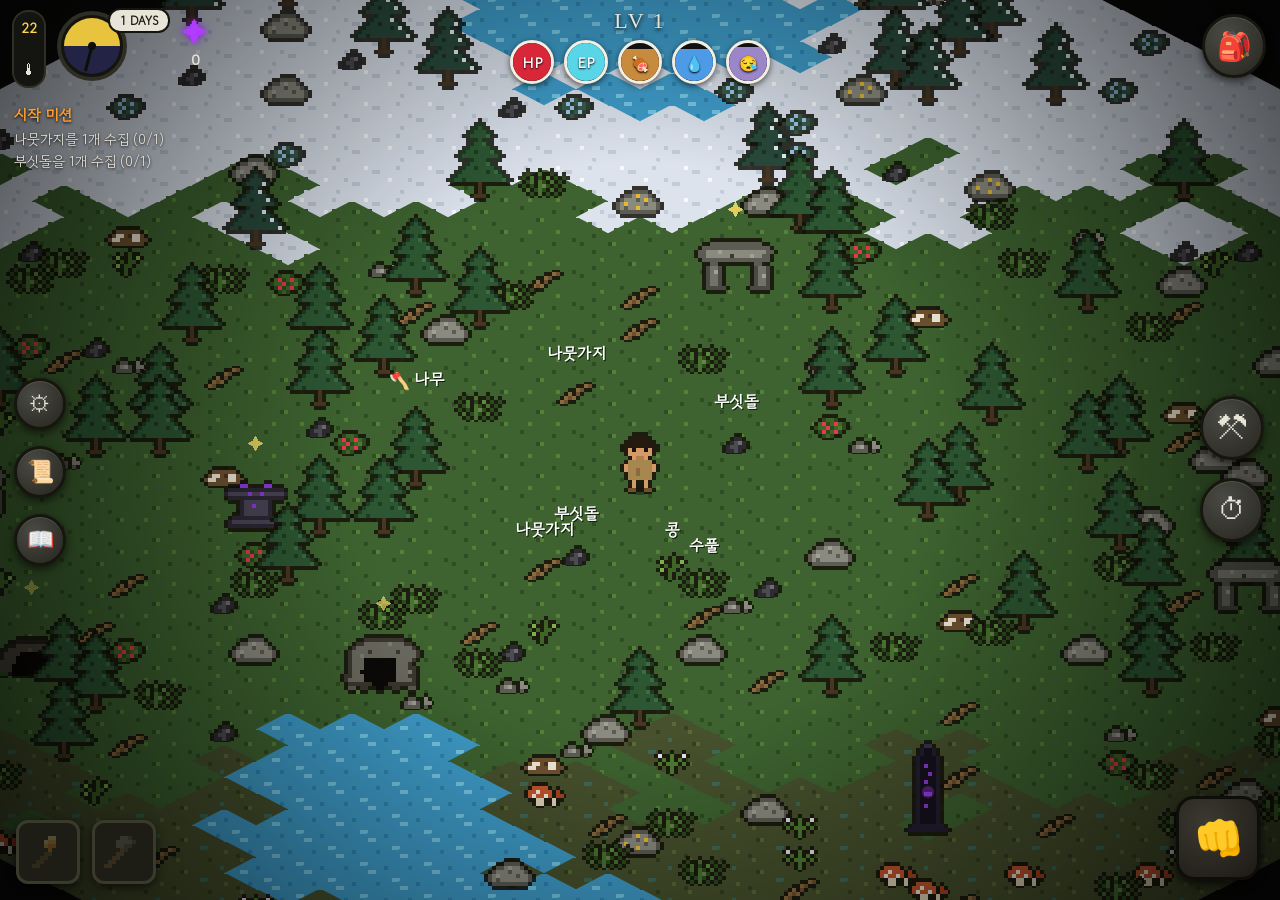
<file: index.html>
<!DOCTYPE html>
<html lang="ko">
<head>
<meta charset="UTF-8">
<meta name="viewport" content="width=device-width, initial-scale=1.0, maximum-scale=1.0, user-scalable=no, viewport-fit=cover">
<title>야생의 어둠 — 생존</title>
<meta name="theme-color" content="#0b0d0a">
<link rel="manifest" href="manifest.webmanifest">
<link rel="icon" href="icons/icon-192.png">
<link rel="apple-touch-icon" href="icons/icon-192.png">
<meta name="mobile-web-app-capable" content="yes">
<meta name="apple-mobile-web-app-capable" content="yes">
<meta name="apple-mobile-web-app-status-bar-style" content="black-translucent">
<meta name="apple-mobile-web-app-title" content="야생의 어둠">
<link rel="preconnect" href="https://fonts.googleapis.com">
<link href="https://fonts.googleapis.com/css2?family=Gowun+Dodum&family=Jua&display=swap" rel="stylesheet">
<link rel="stylesheet" href="css/style.css">
</head>
<body>
<div id="game-wrap">
  <canvas id="game"></canvas>

  <!-- ===== HUD ===== -->
  <div id="hud">
    <!-- top-left : environment -->
    <div id="env">
      <div id="thermo"><span id="temp-val">22</span><div id="thermo-icon">🌡</div></div>
      <div id="clock-wrap">
        <canvas id="clock" width="72" height="72"></canvas>
        <div id="day-label">1 DAYS</div>
      </div>
      <div id="shard-wrap"><div id="shard-icon">✦</div><div id="shard-count">0</div></div>
    </div>

    <!-- missions -->
    <div id="missions">
      <div id="mission-title">시작 미션</div>
      <div id="mission-lines"></div>
    </div>

    <!-- top-center : level & gauges -->
    <div id="top-center">
      <div id="lv-label">LV 1</div>
      <div id="gauges">
        <div class="gauge" id="g-hp"><div class="g-fill"></div><span class="g-ico">HP</span></div>
        <div class="gauge" id="g-ep"><div class="g-fill"></div><span class="g-ico">EP</span></div>
        <div class="gauge" id="g-hunger"><div class="g-fill"></div><span class="g-ico">🍖</span></div>
        <div class="gauge" id="g-thirst"><div class="g-fill"></div><span class="g-ico">💧</span></div>
        <div class="gauge" id="g-fatigue"><div class="g-fill"></div><span class="g-ico">😪</span></div>
      </div>
      <div id="buff-label" class="hidden"></div>
      <div id="toast-area"></div>
    </div>

    <!-- top-right -->
    <button class="round-btn" id="btn-bag" title="가방">🎒</button>

    <!-- left column -->
    <div id="left-col">
      <button class="round-btn small" id="btn-settings" title="설정">⚙</button>
      <button class="round-btn small" id="btn-char" title="캐릭터">📜</button>
      <button class="round-btn small" id="btn-journal" title="먼저 온 자의 기록">📖<span id="journal-badge" class="hidden"></span></button>
    </div>

    <!-- right column -->
    <div id="right-col">
      <button class="round-btn" id="btn-craft" title="제작">⚒</button>
      <button class="round-btn" id="btn-wait" title="휴식">⏱</button>
    </div>

    <!-- bottom-left : quick slots -->
    <div id="quickslots">
      <div class="qslot" id="qs-light"><canvas width="52" height="52"></canvas><div class="qs-dur"></div></div>
      <div class="qslot" id="qs-tool"><canvas width="52" height="52"></canvas><div class="qs-dur"></div></div>
    </div>

    <!-- bottom-right : attack -->
    <button id="btn-attack">👊</button>
  </div>

  <!-- ===== Panels ===== -->
  <div class="panel hidden" id="panel-inv">
    <div class="panel-head"><div class="panel-title">가방</div><button class="panel-close" data-close="panel-inv">✕</button></div>
    <div id="inv-grid"></div>
    <div id="inv-info" class="hidden">
      <div id="inv-info-name"></div>
      <div id="inv-info-desc"></div>
      <div id="inv-info-btns"></div>
    </div>
  </div>

  <div class="panel hidden" id="panel-craft">
    <div class="panel-head"><div class="panel-title">제작</div><button class="panel-close" data-close="panel-craft">✕</button></div>
    <div id="craft-tabs"></div>
    <div id="craft-list"></div>
  </div>

  <div class="panel hidden" id="panel-char">
    <div class="panel-head">
      <div class="panel-title" id="char-title">레벨. 1&nbsp;&nbsp;직업: 모험가</div>
      <button class="panel-close" data-close="panel-char">✕</button>
    </div>
    <div id="char-cols"></div>
    <div id="char-exp"><div id="char-exp-fill"></div><span id="char-exp-label"></span></div>
  </div>

  <div class="panel hidden" id="panel-journal">
    <div class="panel-head"><div class="panel-title">📖 먼저 온 자의 기록</div><button class="panel-close" data-close="panel-journal">✕</button></div>
    <div id="journal-sub">유적을 조사하고 섬을 탐험하며 흩어진 일기를 모으세요.</div>
    <div id="journal-grid"></div>
    <div id="journal-read" class="hidden">
      <div id="journal-read-title"></div>
      <div id="journal-read-body"></div>
    </div>
  </div>

  <div class="panel hidden" id="panel-struct" style="width:min(92vw,420px)">
    <div class="panel-head"><div class="panel-title" id="struct-title">구조물</div><button class="panel-close" data-close="panel-struct">✕</button></div>
    <div id="struct-btns" style="display:flex;flex-direction:column;gap:10px"></div>
  </div>

  <div class="panel hidden" id="panel-settings">
    <div class="panel-head"><div class="panel-title">설정</div><button class="panel-close" data-close="panel-settings">✕</button></div>
    <div id="settings-body">
      <button class="menu-btn" id="set-save">💾 저장하기</button>
      <button class="menu-btn" id="set-sound">🔊 소리: 켜짐</button>
      <button class="menu-btn" id="set-help">❔ 도움말</button>
      <a class="menu-btn" href="fx.html" style="display:block;text-decoration:none;text-align:center">✨ 이펙트 갤러리</a>
      <button class="menu-btn danger" id="set-reset">☠ 처음부터 시작</button>
    </div>
  </div>

  <div class="panel hidden" id="panel-help">
    <div class="panel-head"><div class="panel-title">도움말</div><button class="panel-close" data-close="panel-help">✕</button></div>
    <div id="help-body">
      <p>· 땅을 탭하면 이동하고, 자원을 탭하면 채집합니다.</p>
      <p>· 나무는 <b>돌도끼</b>, 바위는 <b>돌곡괭이</b>가 있어야 캘 수 있습니다.</p>
      <p>· 물가를 탭하면 물을 마셔 갈증을 해소합니다.</p>
      <p>· 밤에는 어둠 속에서 <b>어둠의 정령</b>이 나타납니다. 횃불이나 모닥불 곁은 안전합니다.</p>
      <p>· 모닥불을 탭하면 요리를 할 수 있고, 침낭을 탭하면 잠을 자 아침까지 시간을 보냅니다.</p>
      <p>· 배고픔·갈증이 0이 되면 체력이 줄어듭니다. 몸을 따뜻하게 유지하세요.</p>
    </div>
  </div>

  <!-- overlays -->
  <div id="overlay-death" class="overlay hidden">
    <div class="overlay-box">
      <div class="overlay-title">☠ 사망</div>
      <div class="overlay-msg">당신은 어둠 속에서 쓰러졌습니다...</div>
      <div class="overlay-sub" id="death-stats"></div>
      <button class="menu-btn" id="btn-revive">모닥불 곁에서 눈을 뜬다</button>
    </div>
  </div>

  <div id="overlay-ending" class="overlay hidden">
    <div class="overlay-box">
      <div class="overlay-title" id="ending-title"></div>
      <div class="overlay-msg" id="ending-msg" style="max-width:520px"></div>
      <div class="overlay-sub" id="ending-stats"></div>
      <button class="menu-btn" id="btn-ending-close">섬에서의 삶을 이어간다</button>
    </div>
  </div>

  <div id="overlay-sleep" class="overlay hidden">
    <div class="overlay-box"><div class="overlay-title">💤</div><div class="overlay-msg">잠을 자는 중...</div></div>
  </div>
</div>

<script src="js/data.js"></script>
<script src="js/sprites.js"></script>
<script src="js/pixelfx.js"></script>
<script src="js/game.js"></script>
<script>
// PWA 서비스 워커 (http/https에서만 — 파일/샌드박스 환경에선 조용히 건너뜀)
try {
  if ('serviceWorker' in navigator && /^https?:$/.test(location.protocol)) {
    navigator.serviceWorker.register('sw.js').catch(() => {});
  }
} catch (e) { /* 미지원 환경 */ }
</script>
</body>
</html>
</file>
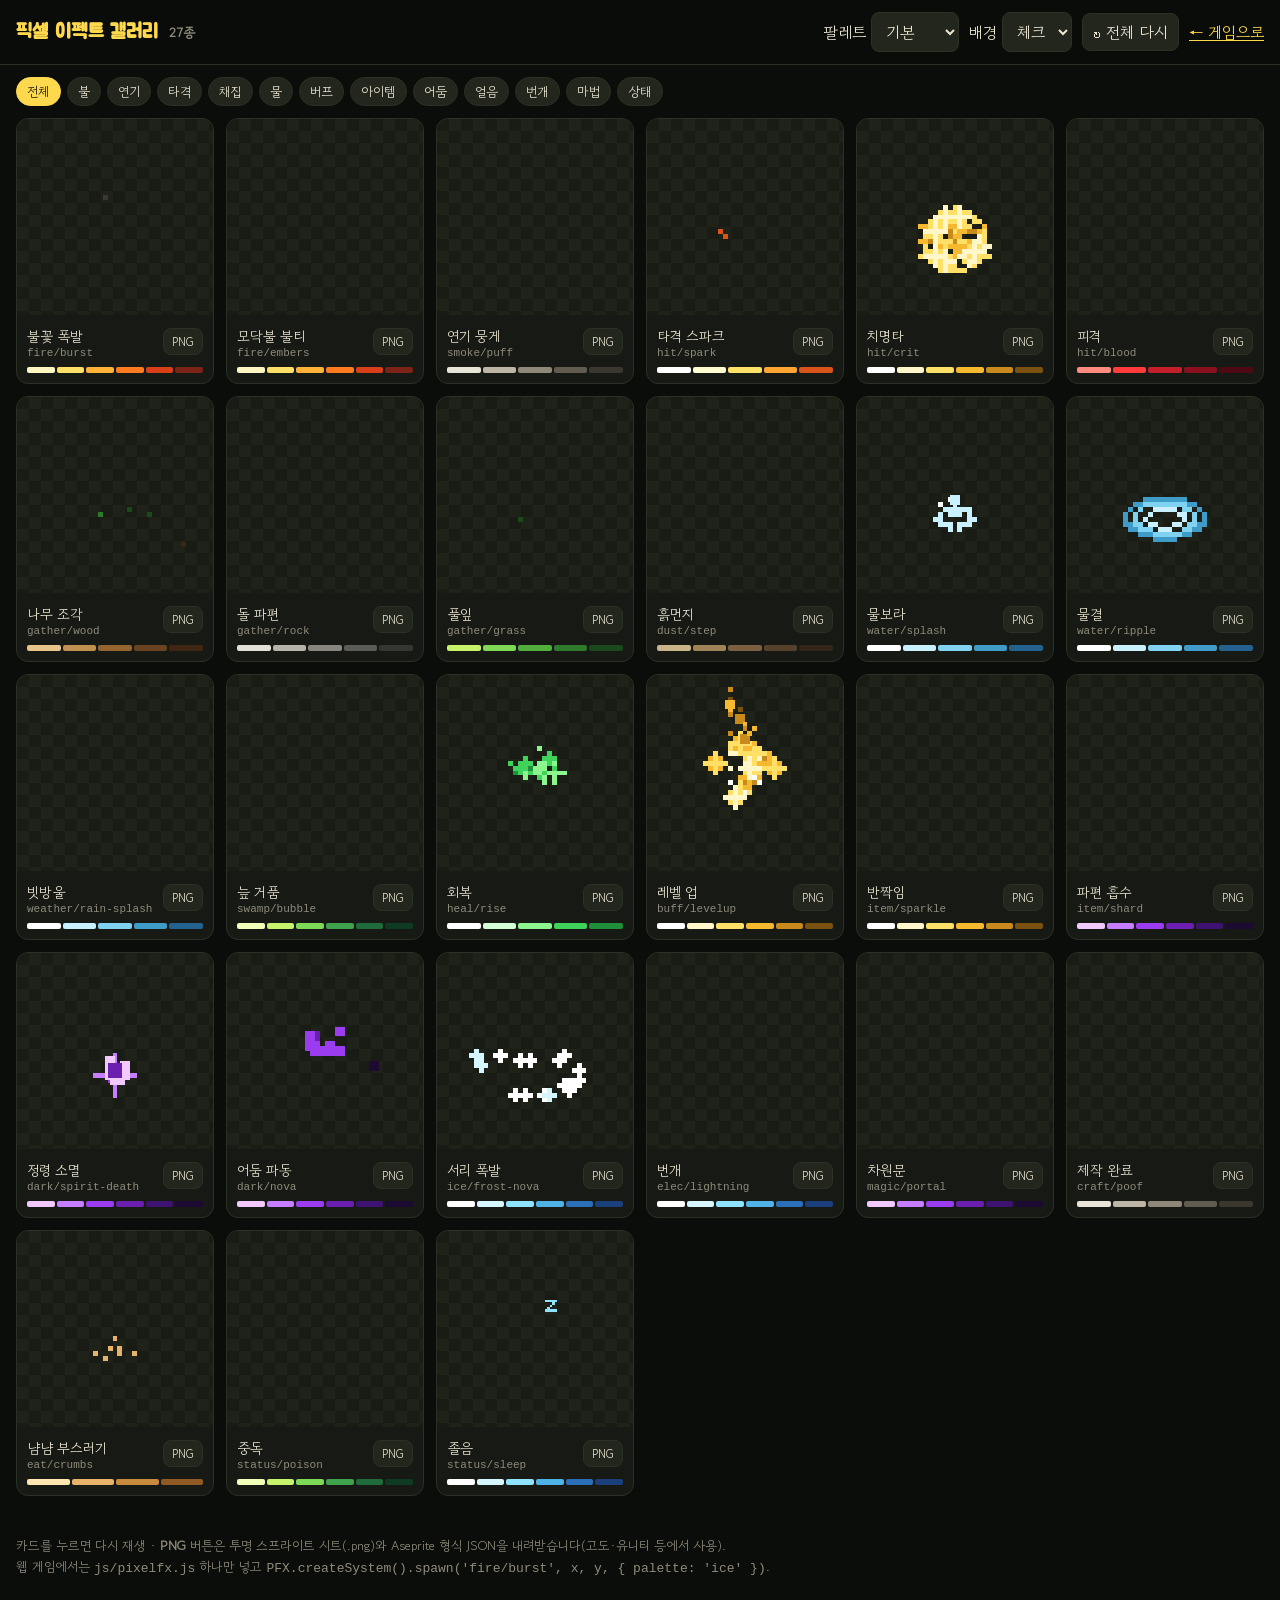
<file: fx.html>
<!DOCTYPE html>
<html lang="ko">
<head>
<meta charset="UTF-8">
<meta name="viewport" content="width=device-width, initial-scale=1.0, viewport-fit=cover">
<title>픽셀 이펙트 갤러리</title>
<meta name="theme-color" content="#0b0d0a">
<link rel="icon" href="icons/icon-192.png">
<link href="https://fonts.googleapis.com/css2?family=Gowun+Dodum&family=Jua&display=swap" rel="stylesheet">
<style>
  :root { --bg:#0b0d0a; --card:#171a14; --line:#2c3125; --ink:#ece6d2; --dim:#8f8b7c; --acc:#ffd94d; }
  * { box-sizing: border-box; }
  body { margin:0; background:var(--bg); color:var(--ink); font-family:"Gowun Dodum",sans-serif; }
  header { position:sticky; top:0; z-index:2; background:rgba(11,13,10,.94); border-bottom:1px solid var(--line);
    padding:12px 16px; display:flex; flex-wrap:wrap; gap:10px; align-items:center; }
  h1 { font-family:Jua,sans-serif; font-size:20px; margin:0 auto 0 0; color:var(--acc); }
  h1 small { color:var(--dim); font-size:13px; font-family:"Gowun Dodum"; margin-left:6px; }
  select, button { font:inherit; background:#22261d; color:var(--ink); border:1px solid var(--line); border-radius:8px; padding:6px 10px; }
  button { cursor:pointer; }
  button:hover { border-color:var(--acc); }
  a { color:var(--acc); }
  .chips { display:flex; flex-wrap:wrap; gap:6px; padding:12px 16px 0; }
  .chip { padding:4px 10px; border-radius:99px; font-size:13px; }
  .chip.on { background:var(--acc); color:#1b1a10; border-color:var(--acc); }
  main { display:grid; grid-template-columns:repeat(auto-fill,minmax(170px,1fr)); gap:12px; padding:12px 16px 40px; }
  .card { background:var(--card); border:1px solid var(--line); border-radius:12px; overflow:hidden; }
  .card canvas { display:block; width:100%; aspect-ratio:1; image-rendering:pixelated; cursor:pointer;
    background:repeating-conic-gradient(#1e2219 0% 25%, #191c15 0% 50%) 0 0/24px 24px; }
  .card.night canvas { background:#07080b; }
  .meta { padding:8px 10px; display:flex; align-items:center; gap:6px; }
  .meta b { font-size:14px; font-weight:normal; }
  .meta code { color:var(--dim); font-size:11px; display:block; }
  .meta button { margin-left:auto; font-size:12px; padding:4px 8px; }
  .pal { display:flex; gap:2px; padding:0 10px 10px; }
  .pal i { flex:1; height:6px; border-radius:2px; }
  footer { color:var(--dim); font-size:13px; padding:0 16px 30px; line-height:1.6; }
</style>
</head>
<body>
<header>
  <h1>픽셀 이펙트 갤러리 <small id="count"></small></h1>
  <label>팔레트 <select id="pal"><option value="">기본</option></select></label>
  <label>배경 <select id="bg"><option value="">체크</option><option value="night">밤</option></select></label>
  <button id="replay">↻ 전체 다시</button>
  <a href="./">← 게임으로</a>
</header>
<div class="chips" id="chips"></div>
<main id="grid"></main>
<footer>
  카드를 누르면 다시 재생 · <b>PNG</b> 버튼은 투명 스프라이트 시트(.png)와 Aseprite 형식 JSON을 내려받습니다(고도·유니티 등에서 사용).<br>
  웹 게임에서는 <code>js/pixelfx.js</code> 하나만 넣고 <code>PFX.createSystem().spawn('fire/burst', x, y, { palette: 'ice' })</code>.
</footer>

<script src="js/pixelfx.js"></script>
<script>
'use strict';
const CELL = 160;
const names = Object.keys(PFX.EFFECTS);
const palSel = document.getElementById('pal');
for (const k of Object.keys(PFX.PAL)) palSel.add(new Option(k, k));
document.getElementById('count').textContent = `${names.length}종`;

let cat = '전체';
const cats = ['전체', ...new Set(names.map(n => PFX.EFFECTS[n].cat))];
const chips = document.getElementById('chips');
for (const c of cats) {
  const b = document.createElement('button');
  b.className = 'chip' + (c === cat ? ' on' : ''); b.textContent = c;
  b.onclick = () => { cat = c; [...chips.children].forEach(x => x.classList.toggle('on', x === b)); build(); };
  chips.appendChild(b);
}

let cards = [];
function build() {
  const grid = document.getElementById('grid');
  grid.innerHTML = ''; cards = [];
  for (const name of names) {
    const def = PFX.EFFECTS[name];
    if (cat !== '전체' && def.cat !== cat) continue;
    const el = document.createElement('div');
    el.className = 'card' + (document.getElementById('bg').value ? ' night' : '');
    const cv = document.createElement('canvas'); cv.width = cv.height = CELL;
    el.appendChild(cv);
    const pal = PFX.PAL[palSel.value] || PFX.PAL[def.pal];
    el.insertAdjacentHTML('beforeend',
      `<div class="meta"><div><b>${def.n}</b><code>${name}</code></div><button>PNG</button></div>
       <div class="pal">${pal.map(c => `<i style="background:${c}"></i>`).join('')}</div>`);
    const card = { name, def, cv, ctx: cv.getContext('2d'), sys: PFX.createSystem({ px: 4 }), wait: 0 };
    card.ctx.imageSmoothingEnabled = false;
    cv.onclick = () => fire(card);
    el.querySelector('button').onclick = () => exportSheet(name);
    grid.appendChild(el);
    cards.push(card);
    fire(card);
  }
}
function fire(card) {
  card.sys.clear();
  card.sys.spawn(card.name, CELL / 2, CELL * 0.62, { palette: palSel.value || undefined });
  card.wait = 0.5;
}
function exportSheet(name) {
  const { canvas, json, frames } = PFX.bake(name, { palette: palSel.value || undefined, cell: CELL });
  const file = name.replace('/', '-') + (palSel.value ? '-' + palSel.value : '');
  json.meta.image = file + '.png';
  canvas.toBlob(b => download(b, file + '.png'));
  download(new Blob([JSON.stringify(json, null, 1)], { type: 'application/json' }), file + '.json');
  console.log(`${name}: ${frames} frames`);
}
function download(blob, fname) {
  const a = document.createElement('a');
  a.href = URL.createObjectURL(blob); a.download = fname; a.click();
  setTimeout(() => URL.revokeObjectURL(a.href), 1000);
}

palSel.onchange = build;
document.getElementById('bg').onchange = build;
document.getElementById('replay').onclick = () => cards.forEach(fire);

let last = performance.now();
function loop(now) {
  const dt = Math.min((now - last) / 1000, 0.05); last = now;
  for (const c of cards) {
    c.sys.update(dt);
    if (!c.sys.busy) { c.wait -= dt; if (c.wait <= 0) fire(c); } // 끝나면 잠깐 쉬고 반복
    c.ctx.clearRect(0, 0, CELL, CELL);
    c.sys.draw(c.ctx);
  }
  requestAnimationFrame(loop);
}
build();
requestAnimationFrame(loop);
</script>
</body>
</html>
</file>
<file: css/style.css>
* { margin:0; padding:0; box-sizing:border-box; -webkit-tap-highlight-color:transparent; }
html,body { width:100%; height:100%; overflow:hidden; background:#0b0d0a; }
body { font-family:'Gowun Dodum','Jua',sans-serif; color:#e8e4d8; user-select:none; -webkit-user-select:none; touch-action:none; }

#game-wrap { position:fixed; inset:0; }
#game { position:absolute; inset:0; width:100%; height:100%; display:block; }
canvas { image-rendering:pixelated; }

/* ================= HUD ================= */
#hud { position:absolute; inset:0; pointer-events:none; }
#hud button { pointer-events:auto; }

.round-btn {
  width:64px; height:64px; border-radius:50%;
  background:radial-gradient(circle at 35% 30%, #4a4a44, #26261f);
  border:3px solid #16160f; color:#e8e4d8; font-size:28px; cursor:pointer;
  box-shadow:0 3px 8px rgba(0,0,0,.6), inset 0 1px 0 rgba(255,255,255,.12);
  display:flex; align-items:center; justify-content:center;
}
.round-btn.small { width:52px; height:52px; font-size:22px; }
.round-btn:active { transform:scale(.93); }

#btn-bag { position:absolute; top:calc(14px + env(safe-area-inset-top, 0px)); right:calc(14px + env(safe-area-inset-right, 0px)); }
#left-col { position:absolute; left:calc(14px + env(safe-area-inset-left, 0px)); top:42%; display:flex; flex-direction:column; gap:16px; }
#right-col { position:absolute; right:calc(16px + env(safe-area-inset-right, 0px)); top:44%; display:flex; flex-direction:column; gap:18px; }

/* env top-left */
#env { position:absolute; top:calc(10px + env(safe-area-inset-top, 0px)); left:calc(12px + env(safe-area-inset-left, 0px)); display:flex; align-items:flex-start; gap:10px; }
#thermo { width:34px; height:78px; background:#141410; border:2px solid #2e2e24; border-radius:16px;
  display:flex; flex-direction:column; align-items:center; justify-content:space-between; padding:6px 0; }
#temp-val { font-size:14px; color:#ffd94d; font-weight:bold; }
#thermo-icon { font-size:16px; }
#clock-wrap { position:relative; width:72px; }
#day-label { position:absolute; top:-2px; left:52px; white-space:nowrap; background:#e8e4d8; color:#1c1c14;
  font-size:12px; font-weight:bold; padding:2px 10px; border-radius:12px; border:2px solid #14140e; }
#shard-wrap { display:flex; flex-direction:column; align-items:center; margin-left:44px; margin-top:2px; }
#shard-icon { font-size:26px; color:#b13cff; text-shadow:0 0 8px #7a1fd0; }
#shard-count { font-size:15px; font-weight:bold; }

/* missions */
#missions { position:absolute; top:104px; left:14px; max-width:300px; text-shadow:0 1px 3px #000; }
#mission-title { color:#ff9d2e; font-size:15px; font-weight:bold; margin-bottom:4px; }
#mission-lines { font-size:14px; line-height:1.55; }
#mission-lines .done { color:#8f8; }

/* top center */
#top-center { position:absolute; top:8px; left:50%; transform:translateX(-50%); text-align:center; }
#lv-label { font-family:Georgia,serif; font-size:22px; letter-spacing:2px; text-shadow:0 2px 4px #000; }
#gauges { display:flex; gap:10px; justify-content:center; margin-top:6px; }
.gauge { position:relative; width:44px; height:44px; border-radius:50%; background:#111; border:3px solid #f2eee2;
  overflow:hidden; box-shadow:0 2px 6px rgba(0,0,0,.6); }
.gauge .g-fill { position:absolute; left:0; right:0; bottom:0; height:100%; transition:height .3s; }
#g-hp .g-fill { background:#d9273a; } #g-ep .g-fill { background:#59d5e8; }
#g-hunger .g-fill { background:#c88a3d; } #g-thirst .g-fill { background:#4d9be6; }
#g-fatigue .g-fill { background:#9a86c9; }
.gauge .g-ico { position:absolute; inset:0; display:flex; align-items:center; justify-content:center;
  font-size:15px; font-weight:bold; color:#fff; text-shadow:0 1px 2px #000; }
.gauge.low { animation:blink 1s infinite; }
@keyframes blink { 50% { border-color:#ff3838; } }

#buff-label { margin-top:8px; display:inline-block; background:rgba(138,60,217,.28); border:1px solid #8a3cd9;
  border-radius:12px; padding:3px 14px; font-size:13px; color:#e0c8ff; text-shadow:0 1px 2px #000; }
#toast-area { margin-top:14px; display:flex; flex-direction:column; align-items:center; gap:6px; }
.toast { background:rgba(0,0,0,.45); padding:6px 18px; border-radius:8px; font-size:19px; font-weight:bold;
  text-shadow:0 2px 4px #000; animation:toast-in .25s; white-space:nowrap; }
@keyframes toast-in { from { opacity:0; transform:translateY(-8px);} }

/* quick slots */
#quickslots { position:absolute; left:calc(16px + env(safe-area-inset-left, 0px)); bottom:calc(16px + env(safe-area-inset-bottom, 0px)); display:flex; gap:12px; pointer-events:auto; }
.qslot { position:relative; width:64px; height:64px; border-radius:12px; background:#1d1d16;
  border:3px solid #3a3a2c; box-shadow:0 3px 8px rgba(0,0,0,.6); display:flex; align-items:center; justify-content:center; cursor:pointer; }
.qslot.active { border-color:#ffd94d; background:#2d2a18; }
.qslot .qs-dur { position:absolute; bottom:2px; left:4px; right:4px; height:4px; border-radius:2px; background:#4caf50; }
.qslot canvas { pointer-events:none; }

#btn-attack { position:absolute; right:calc(20px + env(safe-area-inset-right, 0px)); bottom:calc(20px + env(safe-area-inset-bottom, 0px)); width:84px; height:84px; border-radius:18px;
  background:radial-gradient(circle at 35% 30%, #3c3931, #1c1a14); border:3px solid #0e0d09;
  font-size:38px; cursor:pointer; box-shadow:0 4px 10px rgba(0,0,0,.7); }
#btn-attack:active { transform:scale(.93); }

/* ================= Panels ================= */
.panel { position:absolute; left:50%; top:50%; transform:translate(-50%,-50%);
  width:min(92vw, 860px); max-height:86vh; overflow-y:auto;
  background:#23231d; border:2px dashed #57574a; outline:4px solid #14140f; border-radius:14px;
  padding:14px 18px 18px; z-index:30; pointer-events:auto; box-shadow:0 10px 40px rgba(0,0,0,.8); }
.hidden { display:none !important; }
.panel-head { display:flex; justify-content:space-between; align-items:center; margin-bottom:12px; }
.panel-title { font-size:22px; font-weight:bold; }
.panel-close { background:none; border:none; color:#e8e4d8; font-size:26px; cursor:pointer; padding:2px 8px; }

/* inventory */
#inv-grid { display:grid; grid-template-columns:repeat(auto-fill, 76px); gap:10px; justify-content:center; }
.inv-slot { position:relative; width:76px; height:76px; background:#1a1a14; border:2px solid #3c3c30; border-radius:10px;
  display:flex; align-items:center; justify-content:center; cursor:pointer; }
.inv-slot.sel { border-color:#ffd94d; }
.inv-slot .qty { position:absolute; right:4px; bottom:2px; font-size:14px; font-weight:bold; text-shadow:0 1px 2px #000; }
.inv-slot .equipped { position:absolute; left:4px; top:2px; font-size:11px; color:#ffd94d; }
#inv-info { margin-top:14px; border-top:1px solid #3c3c30; padding-top:10px; }
#inv-info-name { font-size:18px; font-weight:bold; }
#inv-info-desc { font-size:14px; color:#b8b4a4; margin:6px 0 10px; }
#inv-info-btns { display:flex; gap:10px; }

/* craft */
#craft-tabs { display:flex; gap:8px; margin-bottom:14px; flex-wrap:wrap; }
.craft-tab { background:#17170f; border:2px solid #4a4a3a; border-radius:8px; color:#cfcabb;
  font-size:16px; padding:6px 18px; cursor:pointer; font-family:inherit; }
.craft-tab.active { background:#b3ab8f; color:#17170f; font-weight:bold; }
#craft-list { display:flex; flex-wrap:wrap; gap:16px; }
.craft-card { width:150px; cursor:pointer; }
.craft-card .cc-icon { position:relative; width:110px; height:110px; margin:0 auto; border-radius:12px;
  background:#c9b46a; border:3px solid #14140e; display:flex; align-items:center; justify-content:center; }
.craft-card.locked .cc-icon { background:#3c3c34; filter:grayscale(1); }
.craft-card.locked .cc-lock { position:absolute; inset:0; display:flex; align-items:center; justify-content:center;
  font-size:12px; color:#cfcabb; text-align:center; background:rgba(0,0,0,.35); border-radius:9px; padding:4px; }
.craft-card .cc-mats { position:absolute; right:-38px; top:6px; display:flex; flex-direction:column; gap:2px; }
.cc-mat { display:flex; align-items:center; gap:3px; font-size:13px; font-weight:bold; text-shadow:0 1px 2px #000; }
.cc-mat.lack { color:#ff5252; }
.craft-card .cc-name { text-align:center; margin-top:8px; font-size:16px; font-weight:bold; }
.craft-card:active .cc-icon { transform:scale(.95); }

/* character */
#char-cols { display:grid; grid-template-columns:repeat(auto-fit, minmax(200px,1fr)); gap:6px 26px; font-size:15px; line-height:1.9; }
#char-cols b { color:#ffd94d; }
#char-exp { position:relative; margin-top:14px; height:18px; background:#14140e; border-radius:9px; overflow:hidden; }
#char-exp-fill { height:100%; background:#8bc34a; width:0; }
#char-exp-label { position:absolute; inset:0; text-align:center; font-size:12px; line-height:18px; text-shadow:0 1px 2px #000; }

/* journal */
#journal-sub { font-size:13px; color:#8f8b7c; margin-bottom:12px; }
#journal-grid { display:grid; grid-template-columns:repeat(auto-fill, 92px); gap:10px; justify-content:center; }
.jpage { width:92px; height:64px; border-radius:8px; border:2px solid #4a4a3a; background:#1a1a14;
  display:flex; flex-direction:column; align-items:center; justify-content:center; gap:4px;
  cursor:pointer; font-size:13px; color:#57574a; }
.jpage.found { background:#2e2a1e; border-color:#8f7f42; color:#e8e0c8; }
.jpage.found .jp-num { color:#c9b46a; }
.jpage .jp-num { font-size:11px; }
.jpage.sel { border-color:#ffd94d; }
#journal-read { margin-top:16px; background:#2b2820; border:1px dashed #6e6650; border-radius:10px;
  padding:16px 20px; }
#journal-read-title { font-size:18px; font-weight:bold; color:#e8d8a8; margin-bottom:10px; }
#journal-read-body { font-size:15px; line-height:1.8; color:#d8d0ba; white-space:pre-line; }
#journal-badge { position:absolute; top:-2px; right:-2px; min-width:18px; height:18px; border-radius:9px;
  background:#c9273a; color:#fff; font-size:11px; line-height:18px; padding:0 4px; }
#btn-journal { position:relative; }

/* settings / menus */
#settings-body, #help-body { display:flex; flex-direction:column; gap:12px; }
#help-body p { font-size:15px; line-height:1.5; color:#d8d4c4; }
.menu-btn { background:#3a3a2e; border:2px solid #14140e; color:#e8e4d8; font-family:inherit;
  font-size:17px; padding:12px; border-radius:10px; cursor:pointer; }
.menu-btn:active { transform:scale(.97); }
.menu-btn.danger { background:#5a2020; }

/* overlays */
.overlay { position:absolute; inset:0; background:rgba(0,0,0,.82); z-index:50;
  display:flex; align-items:center; justify-content:center; pointer-events:auto; }
.overlay-box { text-align:center; display:flex; flex-direction:column; gap:16px; align-items:center; }
.overlay-title { font-size:44px; }
.overlay-msg { font-size:20px; color:#d8d4c4; }
.overlay-sub { font-size:14px; color:#8f8b7c; white-space:pre-line; }

/* world floating labels are canvas-drawn */
@media (max-width:600px) {
  .round-btn { width:54px; height:54px; font-size:24px; }
  #btn-attack { width:70px; height:70px; font-size:32px; }
  #missions { max-width:220px; font-size:12px; }
}

/* 세로(포트레이트) 모바일: HUD 겹침 방지 */
@media (orientation:portrait) and (max-width:600px) {
  .gauge { width:36px; height:36px; }
  .gauge .g-ico { font-size:12px; }
  #lv-label { font-size:17px; }
  #clock-wrap { width:56px; }
  #clock { width:56px; height:56px; }
  #thermo { width:28px; height:64px; }
  #missions { top:88px; max-width:170px; }
  #mission-lines { font-size:12px; }
  #shard-wrap { margin-left:28px; }
  #day-label { left:40px; font-size:10px; }
  .qslot { width:54px; height:54px; }
  #toast-area .toast { font-size:15px; }
  .panel { padding:10px 12px 14px; }
}
</file>
